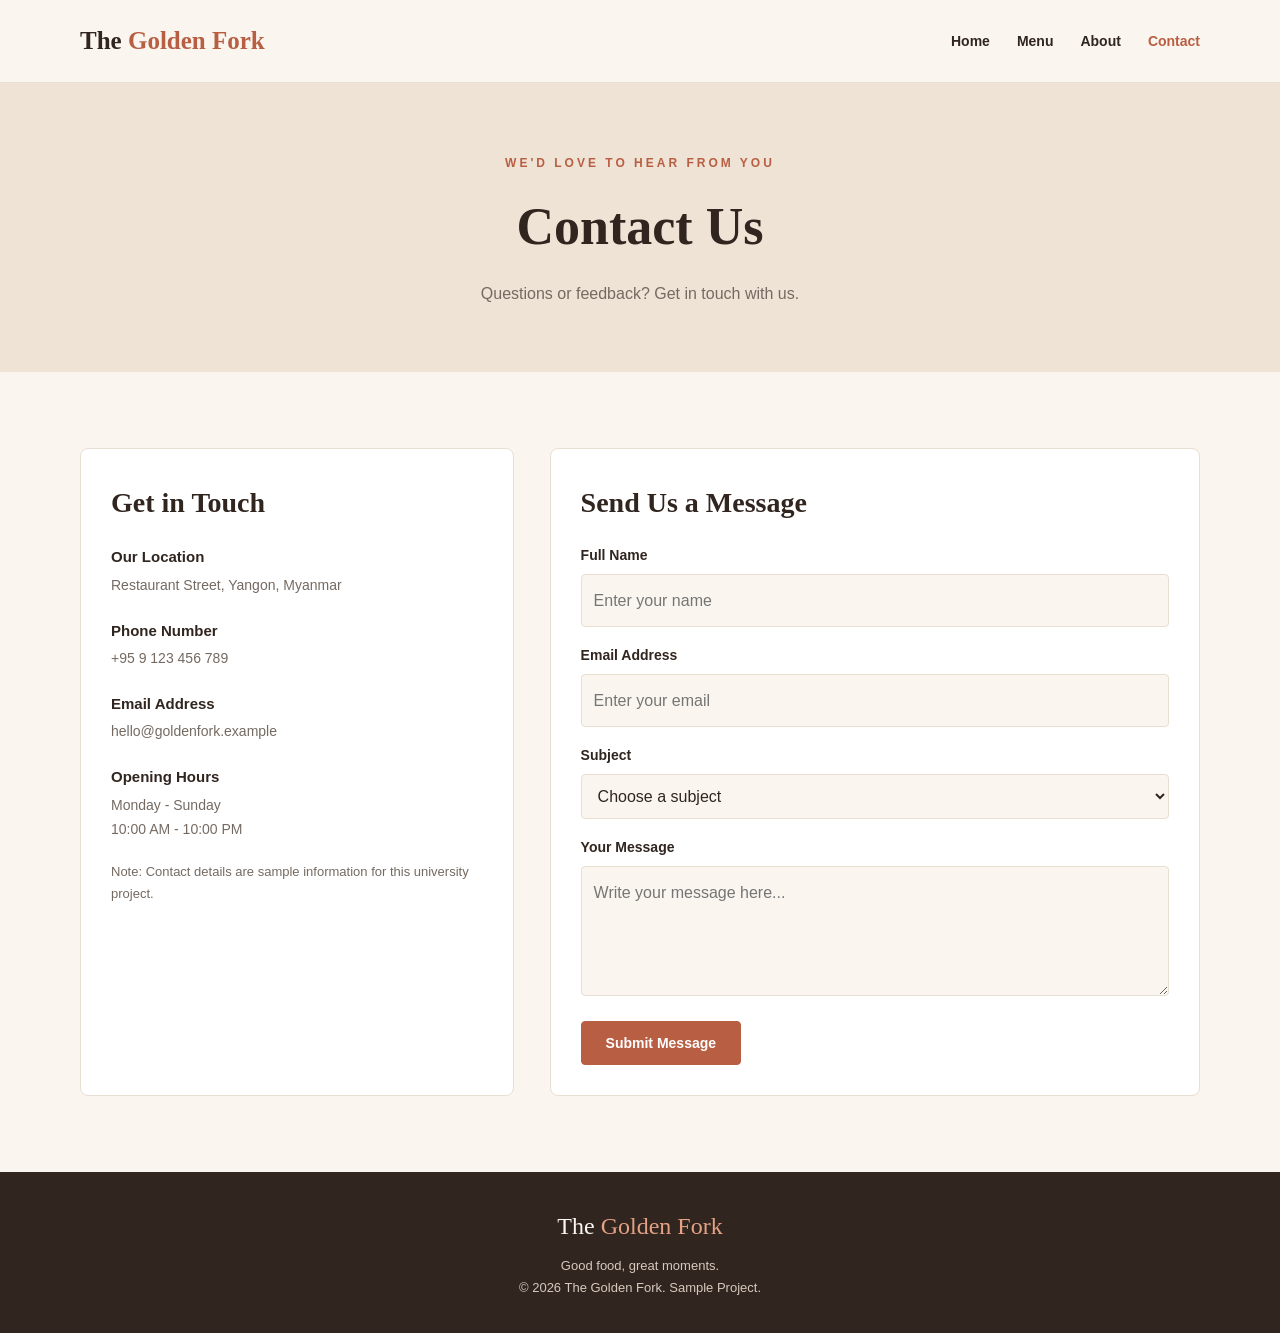
<file: contact.html>
<!DOCTYPE html>
<html lang="en">
<head>
  <meta charset="UTF-8">
  <meta name="viewport" content="width=device-width, initial-scale=1.0">
  <title>The Golden Fork | Contact</title>
  <link rel="stylesheet" href="css/style.css">
</head>
<body>

  <header class="site-header">
    <nav class="navbar container">
      <a href="index.html" class="logo">The <span>Golden Fork</span></a>
      <ul class="nav-links">
        <li><a href="index.html">Home</a></li>
        <li><a href="menu.html">Menu</a></li>
        <li><a href="about.html">About</a></li>
        <li><a class="active" href="contact.html">Contact</a></li>
      </ul>
    </nav>
  </header>

  <main>
    <section class="page-banner">
      <span class="eyebrow">We'd Love to Hear from You</span>
      <h1>Contact Us</h1>
      <p>Questions or feedback? Get in touch with us.</p>
    </section>

    <section class="section">
      <div class="container contact-grid">

        <div class="contact-info">
          <h2>Get in Touch</h2>

          <div class="info-item">
            <h3>Our Location</h3>
            <p>Restaurant Street, Yangon, Myanmar</p>
          </div>

          <div class="info-item">
            <h3>Phone Number</h3>
            <p>+95 9 123 456 789</p>
          </div>

          <div class="info-item">
            <h3>Email Address</h3>
            <p>hello@goldenfork.example</p>
          </div>

          <div class="info-item">
            <h3>Opening Hours</h3>
            <p>Monday - Sunday</p>
            <p>10:00 AM - 10:00 PM</p>
          </div>

          <p style="color:var(--muted);font-size:13px;">
            Note: Contact details are sample information
            for this university project.
          </p>
        </div>

        <div class="contact-form">
          <h2>Send Us a Message</h2>

          <form action="#" method="get">
            <div class="form-group">
              <label for="name">Full Name</label>
              <input
                type="text"
                id="name"
                name="name"
                placeholder="Enter your name"
                required>
            </div>

            <div class="form-group">
              <label for="email">Email Address</label>
              <input
                type="email"
                id="email"
                name="email"
                placeholder="Enter your email"
                required>
            </div>

            <div class="form-group">
              <label for="subject">Subject</label>
              <select id="subject" name="subject" required>
                <option value="">Choose a subject</option>
                <option value="general">General Inquiry</option>
                <option value="feedback">Feedback</option>
                <option value="reservation">Reservation Inquiry</option>
              </select>
            </div>

            <div class="form-group">
              <label for="message">Your Message</label>
              <textarea
                id="message"
                name="message"
                placeholder="Write your message here..."
                required></textarea>
            </div>

            <button type="submit" class="btn">
              Submit Message
            </button>
          </form>
        </div>

      </div>
    </section>
  </main>

  <footer class="site-footer">
    <div class="container">
      <div class="footer-logo">The <span>Golden Fork</span></div>
      <p>Good food, great moments.</p>
      <p>&copy; 2026 The Golden Fork. Sample Project.</p>
    </div>
  </footer>

</body>
</html>
</file>
<file: css/style.css>
:root {
  --cream: #faf6ef;
  --white: #ffffff;
  --brown: #30251f;
  --muted: #756a61;
  --accent: #b85f43;
  --accent-dark: #93462f;
  --border: #e8ded2;
}

* {
  margin: 0;
  padding: 0;
  box-sizing: border-box;
}

html {
  scroll-behavior: smooth;
}

body {
  font-family: Arial, Helvetica, sans-serif;
  background: var(--cream);
  color: var(--brown);
  line-height: 1.7;
}

img {
  display: block;
  width: 100%;
  object-fit: cover;
}

a {
  color: inherit;
  text-decoration: none;
}

.container {
  width: min(1120px, 90%);
  margin: auto;
}

.eyebrow {
  color: var(--accent);
  text-transform: uppercase;
  letter-spacing: 3px;
  font-size: 12px;
  font-weight: bold;
}

.section {
  padding: 76px 0;
}

.section-heading {
  text-align: center;
  margin-bottom: 36px;
}

.section-heading h2 {
  font-family: Georgia, serif;
  font-size: clamp(30px, 4vw, 43px);
  line-height: 1.2;
  margin: 10px 0;
}

.section-heading p {
  color: var(--muted);
}

/* NAVIGATION */

.site-header {
  background: var(--cream);
  border-bottom: 1px solid var(--border);
}

.navbar {
  min-height: 82px;
  display: flex;
  align-items: center;
  justify-content: space-between;
  gap: 24px;
}

.logo {
  font-family: Georgia, serif;
  font-size: 25px;
  font-weight: bold;
  white-space: nowrap;
}

.logo span {
  color: var(--accent);
}

.nav-links {
  display: flex;
  align-items: center;
  gap: 27px;
  list-style: none;
}

.nav-links a {
  font-size: 14px;
  font-weight: bold;
  transition: color 0.2s;
}

.nav-links a:hover,
.nav-links a.active {
  color: var(--accent);
}

/* BUTTONS */

.btn {
  display: inline-block;
  background: var(--accent);
  color: var(--white);
  padding: 13px 24px;
  border: 1px solid var(--accent);
  border-radius: 4px;
  font-weight: bold;
  font-size: 14px;
  transition: 0.2s;
  cursor: pointer;
}

.btn:hover {
  background: var(--accent-dark);
  border-color: var(--accent-dark);
  transform: translateY(-2px);
}

.btn-outline {
  background: transparent;
  color: var(--brown);
  border-color: var(--brown);
}

/* HOME HERO */

.hero {
  display: grid;
  grid-template-columns: 1fr 1fr;
  align-items: center;
  gap: 55px;
  padding-top: 65px;
  padding-bottom: 65px;
}

.hero h1 {
  font-family: Georgia, serif;
  font-size: clamp(40px, 5vw, 62px);
  line-height: 1.12;
  margin: 16px 0;
}

.hero h1 span {
  color: var(--accent);
}

.hero p {
  color: var(--muted);
  max-width: 470px;
  margin-bottom: 25px;
}

.hero-actions {
  display: flex;
  gap: 12px;
  flex-wrap: wrap;
}

.hero-image {
  height: 440px;
  border-radius: 48% 48% 5px 5px;
  object-fit: cover;
}

/* FOOD CARDS */

.food-grid {
  display: grid;
  grid-template-columns: repeat(3, 1fr);
  gap: 24px;
}

.food-card {
  background: var(--white);
  border: 1px solid var(--border);
  border-radius: 8px;
  overflow: hidden;
  transition: transform 0.25s, box-shadow 0.25s;
}

.food-card:hover {
  transform: translateY(-5px);
  box-shadow: 0 12px 28px #30251f12;
}

.food-card img {
  height: 220px;
}

.food-info {
  padding: 20px;
}

.food-info h3 {
  font-family: Georgia, serif;
  font-size: 22px;
  margin-bottom: 6px;
}

.food-info p {
  color: var(--muted);
  font-size: 14px;
  margin-bottom: 12px;
}

.price {
  color: var(--accent);
  font-weight: bold;
  font-size: 18px;
}

/* PAGE BANNER */

.page-banner {
  background: #eee3d5;
  text-align: center;
  padding: 65px 20px;
}

.page-banner h1 {
  font-family: Georgia, serif;
  font-size: clamp(36px, 5vw, 52px);
  margin: 8px 0;
}

.page-banner p {
  color: var(--muted);
}

/* ABOUT */

.about-grid {
  display: grid;
  grid-template-columns: 1fr 1fr;
  align-items: center;
  gap: 48px;
}

.about-grid img {
  height: 420px;
  border-radius: 8px;
}

.about-text h2 {
  font-family: Georgia, serif;
  font-size: 38px;
  line-height: 1.2;
  margin: 12px 0 18px;
}

.about-text p {
  color: var(--muted);
  margin-bottom: 15px;
}

.values-grid {
  display: grid;
  grid-template-columns: repeat(3, 1fr);
  gap: 20px;
  margin-top: 32px;
}
.value-card {
  background: var(--white);
  border: 1px solid var(--border);
  padding: 24px;
  border-radius: 8px;
}

.value-card h3 {
  font-family: Georgia, serif;
  margin-bottom: 8px;
}

.value-card p {
  color: var(--muted);
  font-size: 14px;
}

/* CONTACT */

.contact-grid {
  display: grid;
  grid-template-columns: 0.8fr 1.2fr;
  gap: 36px;
}

.contact-info,
.contact-form {
  background: var(--white);
  padding: 30px;
  border: 1px solid var(--border);
  border-radius: 8px;
}

.contact-info h2,
.contact-form h2 {
  font-family: Georgia, serif;
  font-size: 28px;
  margin-bottom: 18px;
}

.info-item {
  margin-bottom: 20px;
}

.info-item h3 {
  font-size: 15px;
  margin-bottom: 4px;
}

.info-item p {
  color: var(--muted);
  font-size: 14px;
}

.form-group {
  margin-bottom: 17px;
}

.form-group label {
  display: block;
  font-size: 14px;
  font-weight: bold;
  margin-bottom: 6px;
}

.form-group input,
.form-group textarea,
.form-group select {
  width: 100%;
  padding: 12px;
  font: inherit;
  color: var(--brown);
  background: var(--cream);
  border: 1px solid var(--border);
  border-radius: 4px;
}

.form-group textarea {
  min-height: 130px;
  resize: vertical;
}

.form-group input:focus,
.form-group textarea:focus,
.form-group select:focus {
  outline: 2px solid var(--accent);
  outline-offset: 1px;
}

/* FOOTER */

.site-footer {
  background: var(--brown);
  color: var(--cream);
  padding: 34px 0;
  text-align: center;
}

.site-footer p {
  font-size: 13px;
  color: #d8c9bd;
}

.footer-logo {
  font-family: Georgia, serif;
  font-size: 24px;
  margin-bottom: 8px;
}

.footer-logo span {
  color: #e5a184;
}

/* RESPONSIVE DESIGN */

@media (max-width: 800px) {
  .navbar {
    flex-direction: column;
    padding: 18px 0;
    gap: 14px;
  }

  .nav-links {
    justify-content: center;
    gap: 17px;
    flex-wrap: wrap;
  }

  .hero {
    grid-template-columns: 1fr;
    gap: 30px;
    padding-top: 42px;
  }

  .hero-image {
    height: 340px;
    border-radius: 8px;
  }

  .food-grid {
    grid-template-columns: repeat(2, 1fr);
  }

  .about-grid,
  .contact-grid {
    grid-template-columns: 1fr;
  }

  .about-grid img {
    height: 320px;
  }

  .values-grid {
    grid-template-columns: 1fr;
  }
}

@media (max-width: 520px) {
  .nav-links {
    gap: 10px 15px;
  }

  .nav-links a {
    font-size: 13px;
  }

  .logo {
    font-size: 23px;
  }

  .section {
    padding: 48px 0;
  }

  .food-grid {
    grid-template-columns: 1fr;
  }

  .food-card img {
    height: 230px;
  }

  .contact-info,
  .contact-form {
    padding: 20px;
  }

  .hero h1 {
    font-size: 42px;
  }
}
</file>
